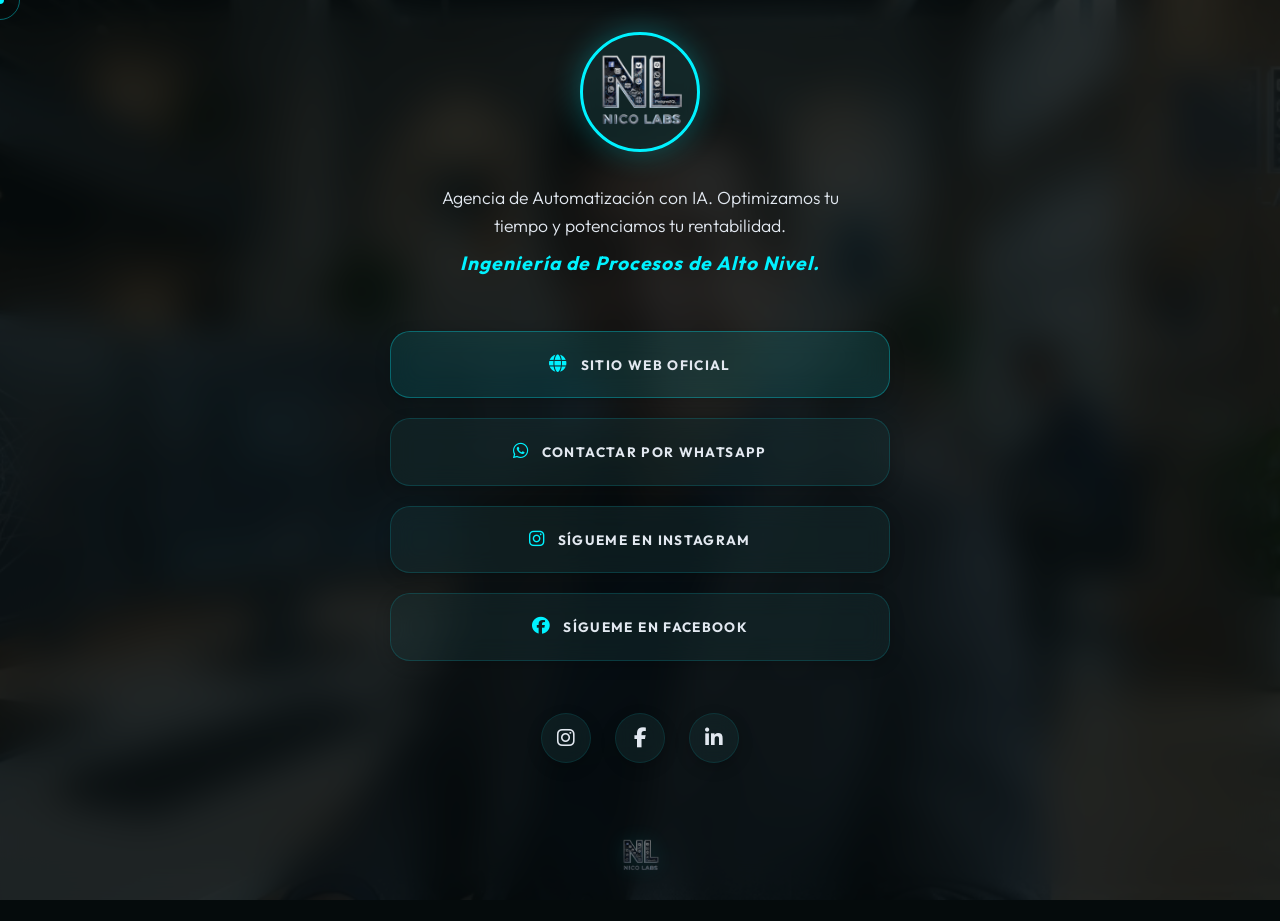
<file: links.html>
<!DOCTYPE html>
<html lang="es">

<head>
    <meta charset="utf-8" />
    <meta content="width=device-width, initial-scale=1.0" name="viewport" />
    
    <!-- SEO Meta Tags -->
    <meta name="description" content="Nico Labs - Automatización con IA para pymes. Accede a todos nuestros canales: web, WhatsApp, Instagram, LinkedIn y más." />
    <meta name="author" content="Nico Labs" />
    <link rel="canonical" href="https://nicolabs.nico-family.com/links.html" />
    <!-- Open Graph -->
    <meta property="og:type" content="website">
    <meta property="og:site_name" content="Nico Labs">
    <meta property="og:title" content="Nico Labs | Links">
    <meta property="og:description" content="Nico Labs - Automatización con IA para pymes. Accede a todos nuestros canales de contacto y redes sociales.">
    <meta property="og:url" content="https://nicolabs.nico-family.com/links.html">
    <meta property="og:image" content="https://nicolabs.nico-family.com/og-image.jpg">
    <meta property="og:image:width" content="1200">
    <meta property="og:image:height" content="630">
    <meta property="og:locale" content="es_ES">
    <!-- Twitter / X -->
    <meta name="twitter:card" content="summary_large_image">
    <meta name="twitter:title" content="Nico Labs | Links">
    <meta name="twitter:description" content="Nico Labs - Automatización con IA para pymes. Accede a todos nuestros canales de contacto.">
    <meta name="twitter:image" content="https://nicolabs.nico-family.com/og-image.jpg">
    <meta name="robots" content="noindex, follow">
    
    <!-- Favicon icons -->
    <link rel="icon" type="image/png" sizes="192x192" href="Nicolabs 192.png" />
    <link rel="apple-touch-icon" href="Nicolabs 192.png" />
    
    <title>Nico Labs - Enlaces</title>
    
    <link href="https://fonts.googleapis.com/css2?family=Outfit:wght@300;400;600;800&display=swap" rel="stylesheet">
    <link rel="stylesheet" href="https://cdnjs.cloudflare.com/ajax/libs/font-awesome/6.4.0/css/all.min.css">
    <link rel="stylesheet" href="style.css?v=2.9">
</head>

<body class="font-display links-page">
    <div class="cursor-dot"></div>
    <div class="cursor-outline"></div>

    <div class="links-container">
        <!-- Header -->
        <div class="profile-header">
            <img src="logo-main.png" alt="Nico Labs" class="profile-image">
            <div class="links-header">
                <h1 style="position: absolute; width: 1px; height: 1px; overflow: hidden; clip: rect(0,0,0,0);">Nico Labs - Enlaces de interés</h1>
                <p class="links-description">Agencia de Automatización con IA. Optimizamos tu tiempo y potenciamos tu rentabilidad. <br><span class="highlight">Ingeniería de Procesos de Alto Nivel.</span></p>
            </div>
        </div>

        <!-- Links -->
        <a href="https://nicolabs.nico-family.com/" class="link-card link-card-primary">
            <span><i class="fas fa-globe"></i>Sitio Web Oficial</span>
        </a>
        
        <a href="https://wa.me/59899075509" class="link-card">
            <span><i class="fab fa-whatsapp"></i>Contactar por WhatsApp</span>
        </a>
        
        <a href="https://www.instagram.com/nicolabsautomatizaciones/" class="link-card" target="_blank">
            <span><i class="fab fa-instagram"></i>Sígueme en Instagram</span>
        </a>
        
        <a href="https://www.facebook.com/profile.php?id=61578642059498&locale=es_LA" class="link-card" target="_blank">
            <span><i class="fab fa-facebook"></i>Sígueme en Facebook</span>
        </a>

        <!-- Social Icons -->
        <div class="social-icons">
            <a href="https://www.instagram.com/nicolabsautomatizaciones/" class="social-icon" target="_blank">
                <i class="fab fa-instagram"></i>
            </a>
            <a href="https://www.facebook.com/profile.php?id=61578642059498&locale=es_LA" class="social-icon" target="_blank">
                <i class="fab fa-facebook-f"></i>
            </a>
            <a href="https://www.linkedin.com/company/nico-labs-automatizaciones-con-inteligencia-artificial/" class="social-icon" target="_blank">
                <i class="fab fa-linkedin-in"></i>
            </a>
        </div>

        <!-- Logo Footer -->
        <div class="text-center logo-footer">
            <img src="logo-main.png" alt="Nico Labs" class="mx-auto object-contain">
        </div>
    </div>

    <!-- Chatbot Container -->
    <div id="chatbot-container">
        <!-- Chatbot injected by script.js -->
    </div>

    <!-- Notifications Overlay -->
    <div id="form-notification-overlay" class="form-notification-overlay">
        <canvas id="confetti-canvas"></canvas>
        <div class="form-notification-card glass-card" id="form-notification-card">
            <div class="notif-icon" id="notif-icon">🚀</div>
            <h2 class="notif-title gradient-text" id="notif-title" data-i18n="notif-title">¡Solicitud Enviada!</h2>
            <p class="notif-subtitle" id="notif-subtitle" data-i18n="notif-desc">
                Tu mensaje llegó con éxito.<br>El equipo de <strong>Nico Labs</strong> va a contactarte muy pronto.
            </p>
            <button id="notif-close-btn" class="btn-primary" data-i18n="notif-btn">Perfecto, gracias</button>
        </div>
    </div>

    <script src="translations.js"></script>
    <script src="script.js?v=2.10"></script>
    <script>
        // Custom logic for links page animations
        document.addEventListener('DOMContentLoaded', () => {
            const cards = document.querySelectorAll('.link-card');
            cards.forEach((card, index) => {
                card.style.opacity = '0';
                card.style.transform = 'translateY(20px)';
                setTimeout(() => {
                    card.style.transition = 'all 0.6s cubic-bezier(0.23, 1, 0.32, 1)';
                    card.style.opacity = '1';
                    card.style.transform = 'translateY(0)';
                }, 400 + (index * 100));
            });
        });
    </script>
</body>

</html>
</file>
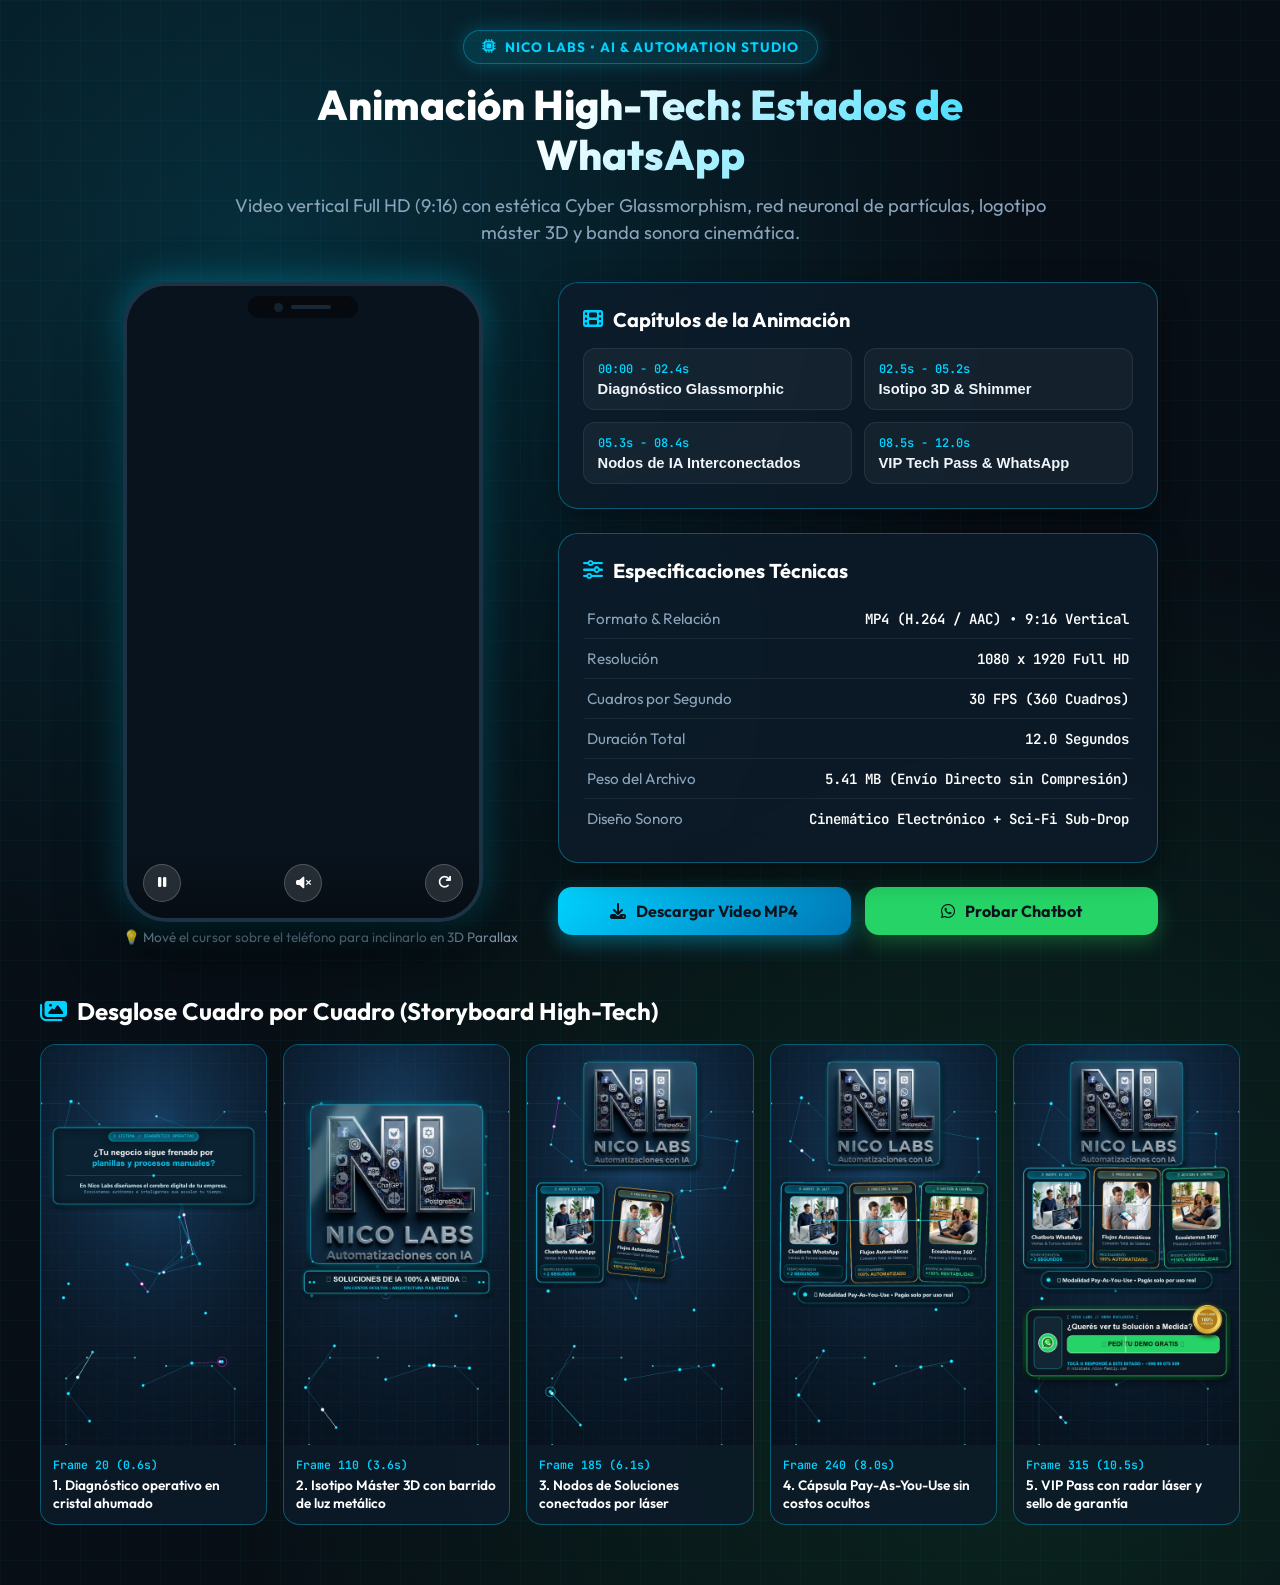
<file: video_papercraft/papercraft_nicolabs_preview.html>
<!DOCTYPE html>
<html lang="es">
<head>
    <meta charset="UTF-8">
    <meta name="viewport" content="width=device-width, initial-scale=1.0">
    <title>Nico Labs | Animación High-Tech IA WhatsApp Status</title>
    <link rel="preconnect" href="https://fonts.googleapis.com">
    <link rel="preconnect" href="https://fonts.gstatic.com" crossorigin>
    <link href="https://fonts.googleapis.com/css2?family=Outfit:wght@300;400;600;700;800&family=JetBrains+Mono:wght@400;600&display=swap" rel="stylesheet">
    <link rel="stylesheet" href="https://cdnjs.cloudflare.com/ajax/libs/font-awesome/6.4.0/css/all.min.css">
    <style>
        :root {
            --bg-color: #070e15;
            --card-bg: rgba(13, 27, 42, 0.82);
            --border-color: rgba(0, 210, 255, 0.35);
            --primary: #00d2ff;
            --primary-glow: rgba(0, 210, 255, 0.45);
            --accent-green: #25d366;
            --accent-gold: #f5af2d;
            --text-main: #f0f6fc;
            --text-muted: #8aa4bc;
        }

        * {
            box-sizing: border-box;
            margin: 0;
            padding: 0;
        }

        body {
            background-color: var(--bg-color);
            background-image: 
                radial-gradient(circle at 20% 15%, rgba(0, 210, 255, 0.16) 0%, transparent 45%),
                radial-gradient(circle at 80% 85%, rgba(37, 211, 102, 0.12) 0%, transparent 50%),
                linear-gradient(rgba(0, 210, 255, 0.03) 1px, transparent 1px),
                linear-gradient(90deg, rgba(0, 210, 255, 0.03) 1px, transparent 1px);
            background-size: 100% 100%, 100% 100%, 40px 40px, 40px 40px;
            color: var(--text-main);
            font-family: 'Outfit', sans-serif;
            min-height: 100vh;
            display: flex;
            flex-direction: column;
            align-items: center;
            padding: 30px 20px 60px;
        }

        header {
            text-align: center;
            max-width: 860px;
            margin-bottom: 35px;
        }

        .brand-badge {
            display: inline-flex;
            align-items: center;
            gap: 8px;
            padding: 7px 18px;
            background: rgba(0, 210, 255, 0.12);
            border: 1px solid var(--border-color);
            border-radius: 30px;
            font-size: 0.85rem;
            font-weight: 700;
            color: var(--primary);
            margin-bottom: 16px;
            letter-spacing: 1px;
            text-transform: uppercase;
            box-shadow: 0 0 20px rgba(0, 210, 255, 0.25);
        }

        h1 {
            font-size: 2.6rem;
            font-weight: 800;
            line-height: 1.2;
            margin-bottom: 12px;
            background: linear-gradient(135deg, #ffffff 40%, #00d2ff 100%);
            -webkit-background-clip: text;
            -webkit-text-fill-color: transparent;
        }

        p.subtitle {
            color: var(--text-muted);
            font-size: 1.15rem;
            line-height: 1.5;
        }

        /* MAIN LAYOUT */
        .showcase-container {
            display: flex;
            flex-wrap: wrap;
            gap: 40px;
            justify-content: center;
            align-items: flex-start;
            max-width: 1200px;
            width: 100%;
        }

        /* 3D PHONE MOCKUP */
        .phone-wrapper {
            perspective: 1200px;
        }

        .phone-frame {
            width: 360px;
            height: 640px;
            background: #090e14;
            border-radius: 44px;
            border: 4px solid #1c3245;
            box-shadow: 
                0 25px 60px rgba(0, 0, 0, 0.75),
                0 0 35px var(--primary-glow);
            overflow: hidden;
            position: relative;
            transform-style: preserve-3d;
            transition: transform 0.15s ease-out, box-shadow 0.3s ease;
        }

        .phone-frame:hover {
            box-shadow: 
                0 35px 80px rgba(0, 0, 0, 0.85),
                0 0 55px rgba(0, 210, 255, 0.65);
        }

        .phone-notch {
            position: absolute;
            top: 10px;
            left: 50%;
            transform: translateX(-50%);
            width: 110px;
            height: 22px;
            background: #060a0f;
            border-radius: 14px;
            z-index: 10;
            display: flex;
            align-items: center;
            justify-content: center;
            gap: 8px;
        }

        .notch-camera {
            width: 9px;
            height: 9px;
            background: #14222e;
            border-radius: 50%;
        }

        .notch-speaker {
            width: 40px;
            height: 4px;
            background: #182836;
            border-radius: 3px;
        }

        video {
            width: 100%;
            height: 100%;
            object-fit: cover;
            display: block;
            cursor: pointer;
            background: #09131d;
        }

        /* CONTROLS OVERLAY */
        .video-overlay-bar {
            position: absolute;
            bottom: 0;
            left: 0;
            right: 0;
            padding: 16px;
            background: linear-gradient(to top, rgba(6, 12, 18, 0.95), transparent);
            display: flex;
            justify-content: space-between;
            align-items: center;
            z-index: 8;
        }

        .overlay-btn {
            background: rgba(255, 255, 255, 0.12);
            backdrop-filter: blur(8px);
            border: 1px solid rgba(255, 255, 255, 0.2);
            color: #fff;
            width: 38px;
            height: 38px;
            border-radius: 50%;
            display: flex;
            align-items: center;
            justify-content: center;
            cursor: pointer;
            transition: all 0.2s;
        }

        .overlay-btn:hover {
            background: var(--primary);
            color: #0b141d;
            transform: scale(1.08);
        }

        /* DETAILS SIDEBAR */
        .details-panel {
            flex: 1;
            min-width: 320px;
            max-width: 600px;
            display: flex;
            flex-direction: column;
            gap: 24px;
        }

        .glass-card {
            background: var(--card-bg);
            backdrop-filter: blur(16px);
            border: 1px solid var(--border-color);
            border-radius: 20px;
            padding: 24px;
            box-shadow: 0 10px 30px rgba(0, 0, 0, 0.4);
        }

        .card-title {
            font-size: 1.25rem;
            font-weight: 700;
            margin-bottom: 16px;
            display: flex;
            align-items: center;
            gap: 10px;
            color: #fff;
        }

        .card-title i {
            color: var(--primary);
        }

        /* CHAPTER NAVIGATION */
        .chapters-grid {
            display: grid;
            grid-template-columns: 1fr 1fr;
            gap: 12px;
        }

        .chapter-btn {
            background: rgba(255, 255, 255, 0.04);
            border: 1px solid rgba(255, 255, 255, 0.08);
            border-radius: 12px;
            padding: 12px 14px;
            text-align: left;
            cursor: pointer;
            transition: all 0.2s;
            color: var(--text-main);
        }

        .chapter-btn:hover {
            background: rgba(0, 210, 255, 0.14);
            border-color: var(--primary);
            transform: translateY(-2px);
        }

        .chapter-time {
            font-family: 'JetBrains Mono', monospace;
            font-size: 0.75rem;
            color: var(--primary);
            font-weight: 600;
            margin-bottom: 4px;
        }

        .chapter-name {
            font-size: 0.92rem;
            font-weight: 600;
        }

        /* SPECS TABLE */
        .specs-table {
            width: 100%;
            border-collapse: collapse;
            font-size: 0.95rem;
        }

        .specs-table tr {
            border-bottom: 1px solid rgba(255, 255, 255, 0.06);
        }

        .specs-table tr:last-child {
            border-bottom: none;
        }

        .specs-table td {
            padding: 10px 4px;
        }

        .specs-table td:first-child {
            color: var(--text-muted);
            font-weight: 400;
        }

        .specs-table td:last-child {
            color: #fff;
            font-weight: 600;
            text-align: right;
            font-family: 'JetBrains Mono', monospace;
            font-size: 0.88rem;
        }

        /* ACTION BUTTONS */
        .action-row {
            display: flex;
            gap: 14px;
            flex-wrap: wrap;
        }

        .btn {
            display: inline-flex;
            align-items: center;
            justify-content: center;
            gap: 10px;
            padding: 14px 24px;
            border-radius: 14px;
            font-weight: 700;
            font-size: 1rem;
            text-decoration: none;
            cursor: pointer;
            transition: all 0.25s;
            border: none;
        }

        .btn-primary {
            background: linear-gradient(135deg, #00d2ff, #0077b6);
            color: #0b141d;
            flex: 1;
            box-shadow: 0 8px 20px rgba(0, 210, 255, 0.35);
        }

        .btn-primary:hover {
            transform: translateY(-2px);
            box-shadow: 0 12px 28px rgba(0, 210, 255, 0.55);
        }

        .btn-whatsapp {
            background: #25d366;
            color: #0b141d;
            flex: 1;
            box-shadow: 0 8px 20px rgba(37, 211, 102, 0.3);
        }

        .btn-whatsapp:hover {
            background: #20ba5a;
            transform: translateY(-2px);
            box-shadow: 0 12px 28px rgba(37, 211, 102, 0.5);
        }

        .hint-text {
            font-size: 0.85rem;
            color: var(--text-muted);
            text-align: center;
            margin-top: 6px;
        }

        /* STORYBOARD STRIP */
        .storyboard-section {
            max-width: 1200px;
            width: 100%;
            margin-top: 50px;
        }

        .storyboard-grid {
            display: grid;
            grid-template-columns: repeat(auto-fit, minmax(200px, 1fr));
            gap: 16px;
            margin-top: 18px;
        }

        .story-card {
            background: var(--card-bg);
            border: 1px solid var(--border-color);
            border-radius: 16px;
            overflow: hidden;
            transition: transform 0.2s;
        }

        .story-card:hover {
            transform: translateY(-4px);
        }

        .story-card img {
            width: 100%;
            aspect-ratio: 9/16;
            object-fit: cover;
            display: block;
        }

        .story-card-body {
            padding: 12px;
        }

        .story-time {
            font-family: 'JetBrains Mono', monospace;
            font-size: 0.72rem;
            color: var(--primary);
            font-weight: 600;
        }

        .story-desc {
            font-size: 0.85rem;
            color: #fff;
            margin-top: 4px;
            font-weight: 600;
        }

        @media (max-width: 768px) {
            h1 { font-size: 1.85rem; }
            .phone-frame { width: 300px; height: 533px; border-radius: 36px; }
            .chapters-grid { grid-template-columns: 1fr; }
        }
    </style>
</head>
<body>

    <header>
        <div class="brand-badge">
            <i class="fas fa-microchip"></i> Nico Labs • AI & Automation Studio
        </div>
        <h1>Animación High-Tech: Estados de WhatsApp</h1>
        <p class="subtitle">Video vertical Full HD (9:16) con estética Cyber Glassmorphism, red neuronal de partículas, logotipo máster 3D y banda sonora cinemática.</p>
    </header>

    <div class="showcase-container">
        <!-- 3D INTERACTIVE PHONE VIEWER -->
        <div class="phone-wrapper" id="phoneWrapper">
            <div class="phone-frame" id="phoneFrame">
                <div class="phone-notch">
                    <div class="notch-camera"></div>
                    <div class="notch-speaker"></div>
                </div>

                <video id="paperVideo" playsinline loop autoplay muted>
                    <source src="nicolabs_papercraft_animacion.mp4" type="video/mp4">
                    Tu navegador no soporta video MP4.
                </video>

                <div class="video-overlay-bar">
                    <button class="overlay-btn" id="playBtn" title="Play / Pausa">
                        <i class="fas fa-pause"></i>
                    </button>
                    <button class="overlay-btn" id="muteBtn" title="Activar / Silenciar Sonido">
                        <i class="fas fa-volume-mute"></i>
                    </button>
                    <button class="overlay-btn" id="restartBtn" title="Reiniciar">
                        <i class="fas fa-redo"></i>
                    </button>
                </div>
            </div>
            <p class="hint-text">💡 Mové el cursor sobre el teléfono para inclinarlo en 3D Parallax</p>
        </div>

        <!-- DETAILS PANEL -->
        <div class="details-panel">
            <div class="glass-card">
                <h2 class="card-title"><i class="fas fa-film"></i> Capítulos de la Animación</h2>
                <div class="chapters-grid">
                    <button class="chapter-btn" onclick="jumpToTime(0.0)">
                        <div class="chapter-time">00:00 - 02.4s</div>
                        <div class="chapter-name">Diagnóstico Glassmorphic</div>
                    </button>
                    <button class="chapter-btn" onclick="jumpToTime(2.5)">
                        <div class="chapter-time">02.5s - 05.2s</div>
                        <div class="chapter-name">Isotipo 3D & Shimmer</div>
                    </button>
                    <button class="chapter-btn" onclick="jumpToTime(5.3)">
                        <div class="chapter-time">05.3s - 08.4s</div>
                        <div class="chapter-name">Nodos de IA Interconectados</div>
                    </button>
                    <button class="chapter-btn" onclick="jumpToTime(8.5)">
                        <div class="chapter-time">08.5s - 12.0s</div>
                        <div class="chapter-name">VIP Tech Pass & WhatsApp</div>
                    </button>
                </div>
            </div>

            <div class="glass-card">
                <h2 class="card-title"><i class="fas fa-sliders-h"></i> Especificaciones Técnicas</h2>
                <table class="specs-table">
                    <tr>
                        <td>Formato & Relación</td>
                        <td>MP4 (H.264 / AAC) • 9:16 Vertical</td>
                    </tr>
                    <tr>
                        <td>Resolución</td>
                        <td>1080 x 1920 Full HD</td>
                    </tr>
                    <tr>
                        <td>Cuadros por Segundo</td>
                        <td>30 FPS (360 Cuadros)</td>
                    </tr>
                    <tr>
                        <td>Duración Total</td>
                        <td>12.0 Segundos</td>
                    </tr>
                    <tr>
                        <td>Peso del Archivo</td>
                        <td>5.41 MB (Envío Directo sin Compresión)</td>
                    </tr>
                    <tr>
                        <td>Diseño Sonoro</td>
                        <td>Cinemático Electrónico + Sci-Fi Sub-Drop</td>
                    </tr>
                </table>
            </div>

            <div class="action-row">
                <a href="nicolabs_papercraft_animacion.mp4" download="nicolabs_ia_whatsapp.mp4" class="btn btn-primary">
                    <i class="fas fa-download"></i> Descargar Video MP4
                </a>
                <a href="https://wa.me/59899075509?text=Hola%20Nico%20Labs!%20Vi%20el%20estado%20y%20quiero%20una%20demo%20a%20medida" target="_blank" class="btn btn-whatsapp">
                    <i class="fab fa-whatsapp"></i> Probar Chatbot
                </a>
            </div>
        </div>
    </div>

    <!-- STORYBOARD INSPECTION -->
    <div class="storyboard-section">
        <h2 class="card-title" style="font-size: 1.5rem;"><i class="fas fa-images"></i> Desglose Cuadro por Cuadro (Storyboard High-Tech)</h2>
        <div class="storyboard-grid">
            <div class="story-card">
                <img src="thumbnails/tech_thumb_01_hook_glass.jpg" alt="01 Hook Glassmorphic">
                <div class="story-card-body">
                    <div class="story-time">Frame 20 (0.6s)</div>
                    <div class="story-desc">1. Diagnóstico operativo en cristal ahumado</div>
                </div>
            </div>
            <div class="story-card">
                <img src="thumbnails/tech_thumb_02_master_3d_shimmer.jpg" alt="02 Master 3D Shimmer">
                <div class="story-card-body">
                    <div class="story-time">Frame 110 (3.6s)</div>
                    <div class="story-desc">2. Isotipo Máster 3D con barrido de luz metálico</div>
                </div>
            </div>
            <div class="story-card">
                <img src="thumbnails/tech_thumb_03_solution_nodes.jpg" alt="03 Solution Nodes">
                <div class="story-card-body">
                    <div class="story-time">Frame 185 (6.1s)</div>
                    <div class="story-desc">3. Nodos de Soluciones conectados por láser</div>
                </div>
            </div>
            <div class="story-card">
                <img src="thumbnails/tech_thumb_04_pricing_pill.jpg" alt="04 Pricing Pill">
                <div class="story-card-body">
                    <div class="story-time">Frame 240 (8.0s)</div>
                    <div class="story-desc">4. Cápsula Pay-As-You-Use sin costos ocultos</div>
                </div>
            </div>
            <div class="story-card">
                <img src="thumbnails/tech_thumb_05_vip_whatsapp_pass.jpg" alt="05 VIP WhatsApp Pass">
                <div class="story-card-body">
                    <div class="story-time">Frame 315 (10.5s)</div>
                    <div class="story-desc">5. VIP Pass con radar láser y sello de garantía</div>
                </div>
            </div>
        </div>
    </div>

    <script>
        const video = document.getElementById('paperVideo');
        const playBtn = document.getElementById('playBtn');
        const muteBtn = document.getElementById('muteBtn');
        const restartBtn = document.getElementById('restartBtn');
        const phoneWrapper = document.getElementById('phoneWrapper');
        const phoneFrame = document.getElementById('phoneFrame');

        playBtn.addEventListener('click', () => {
            if (video.paused) {
                video.play();
                playBtn.innerHTML = '<i class="fas fa-pause"></i>';
            } else {
                video.pause();
                playBtn.innerHTML = '<i class="fas fa-play"></i>';
            }
        });

        muteBtn.addEventListener('click', () => {
            if (video.muted) {
                video.muted = false;
                muteBtn.innerHTML = '<i class="fas fa-volume-up"></i>';
            } else {
                video.muted = true;
                muteBtn.innerHTML = '<i class="fas fa-volume-mute"></i>';
            }
        });

        restartBtn.addEventListener('click', () => {
            video.currentTime = 0;
            video.play();
            playBtn.innerHTML = '<i class="fas fa-pause"></i>';
        });

        function jumpToTime(sec) {
            video.currentTime = sec;
            video.play();
            playBtn.innerHTML = '<i class="fas fa-pause"></i>';
        }

        // 3D Tilt Parallax effect
        phoneWrapper.addEventListener('mousemove', (e) => {
            const rect = phoneFrame.getBoundingClientRect();
            const x = e.clientX - rect.left;
            const y = e.clientY - rect.top;
            const cx = rect.width / 2;
            const cy = rect.height / 2;
            
            const rotX = ((y - cy) / cy) * -14;
            const rotY = ((x - cx) / cx) * 14;
            
            phoneFrame.style.transform = `rotateX(${rotX}deg) rotateY(${rotY}deg) scale(1.02)`;
        });

        phoneWrapper.addEventListener('mouseleave', () => {
            phoneFrame.style.transform = 'rotateX(0deg) rotateY(0deg) scale(1.0)';
        });
    </script>
</body>
</html>
</file>
<file: style.css>
:root {
    --bg-color: #050b0c;
    --card-bg: rgba(23, 52, 54, 0.4);
    --primary-color: #00f2ff;
    --secondary-color: #00f2ff;
    --text-color: #e2e8f0;
    --text-muted: #94a3b8;
    --font-main: 'Outfit', sans-serif;
    --glass-border: 1px solid rgba(0, 242, 255, 0.1);
    --midnight: #050b0c;
}

* {
    margin: 0;
    padding: 0;
    box-sizing: border-box;
    scroll-behavior: smooth;
}

html {
    overflow-x: hidden;
    max-width: 100vw;
}

body {
    background-color: var(--bg-color);
    font-family: var(--font-main);
    color: var(--text-color);
    line-height: 1.6;
    overflow-x: hidden;
    padding-top: 85px;
}

/* ============================================
   AURA GLOW AMBIENT EFFECT
   ============================================ */
.aura-glow {
    background: radial-gradient(circle at center, rgba(0, 242, 255, 0.15) 0%, rgba(0, 242, 255, 0.05) 30%, transparent 70%);
    filter: blur(80px);
    pointer-events: none;
}

/* ============================================
   CUSTOM CURSOR
   ============================================ */
.cursor-dot,
.cursor-outline {
    position: fixed;
    top: 0;
    left: 0;
    transform: translate(-50%, -50%);
    border-radius: 50%;
    z-index: 9999;
    pointer-events: none;
}

.cursor-dot {
    width: 8px;
    height: 8px;
    background-color: var(--primary-color);
}

.cursor-outline {
    width: 40px;
    height: 40px;
    border: 1px solid rgba(0, 242, 255, 0.4);
    transition: width 0.2s, height 0.2s, background-color 0.2s;
}

/* ============================================
   NAVBAR — FLOATING PILL SHAPE
   ============================================ */
.navbar {
    display: flex;
    justify-content: space-between;
    align-items: center;
    padding: 0 30px !important;
    height: 60px;
    position: fixed;
    width: 90%;
    max-width: 1100px;
    top: 16px;
    left: 50%;
    transform: translateX(-50%);
    z-index: 1000;
    -webkit-backdrop-filter: blur(12px);
    backdrop-filter: blur(12px);
    background: rgba(23, 52, 54, 0.4);
    border: 1px solid rgba(0, 242, 255, 0.1);
    border-radius: 9999px;
    transition: all 0.5s cubic-bezier(0.23, 1, 0.32, 1);
}

.navbar:hover {
    border-color: rgba(0, 242, 255, 0.3);
    background: rgba(23, 52, 54, 0.6);
}

.logo-container {
    flex: 0 0 auto;
    display: flex;
    justify-content: flex-start;
    align-items: center;
}

.main-logo {
    height: 45px;
    width: auto;
    object-fit: contain;
    filter: drop-shadow(0 0 8px rgba(0, 242, 255, 0.15));
    transition: transform 0.3s ease;
}

.navbar-brand {
    margin-left: 12px;
    pointer-events: none;
}

.brand-text {
    font-size: 1.4rem;
    font-weight: 800;
    letter-spacing: 0.08em;
    text-transform: uppercase;
}

.main-logo:hover {
    transform: scale(1.05);
}

@media (max-width: 900px) {
    .main-logo {
        height: 40px;
    }

    .brand-text {
        font-size: 1.1rem;
    }
}

@media (max-width: 600px) {
    .navbar-brand {
        display: none;
    }
}

.nav-links {
    display: flex;
    gap: 15px;
    list-style: none;
    align-items: center;
}

.nav-links a {
    text-decoration: none;
    color: var(--text-muted);
    font-weight: 500;
    font-size: 0.8rem;
    letter-spacing: 0.15em;
    text-transform: uppercase;
    transition: color 0.3s;
}

.nav-links a:hover {
    color: var(--primary-color);
}

/* ============================================
   FLOATING LANGUAGE SELECTOR (Outside Navbar)
   ============================================ */
.lang-selector {
    display: flex;
    gap: 5px;
    background: rgba(23, 52, 54, 0.4);
    -webkit-backdrop-filter: blur(12px);
    backdrop-filter: blur(12px);
    border: 1px solid rgba(0, 242, 255, 0.1);
    border-radius: 9999px;
    padding: 3px;
    margin-left: 15px;
}

.lang-btn {
    width: 28px;
    height: 28px;
    border-radius: 50%;
    border: 1px solid transparent;
    background: transparent;
    color: var(--text-muted);
    font-size: 0.6rem;
    font-weight: 700;
    cursor: pointer;
    display: flex;
    align-items: center;
    justify-content: center;
    transition: all 0.3s ease;
}

.lang-btn:hover {
    color: var(--primary-color);
    background: rgba(0, 242, 255, 0.05);
}

.lang-btn.active {
    background: var(--primary-color);
    color: var(--midnight);
    border-color: var(--primary-color);
}

@media (max-width: 992px) {
    .lang-selector {
        margin-left: 0;
        margin-top: 15px;
        align-self: center;
    }
}


@media (max-width: 768px) {
    .lang-floating-selector {
        top: auto;
        bottom: 24px;
        left: 24px;
        right: auto;
    }
}


/* ============================================
   BUTTONS — LIQUID FILL EFFECT
   ============================================ */
.btn-primary {
    padding: 10px 20px;
    background: rgba(0, 242, 255, 0.1);
    border: 1px solid rgba(0, 242, 255, 0.3);
    border-radius: 9999px;
    color: #fff;
    text-decoration: none;
    font-weight: 700;
    font-size: 0.8rem;
    letter-spacing: 0.2em;
    text-transform: uppercase;
    transition: all 0.4s ease;
    cursor: pointer;
    position: relative;
    overflow: hidden;
    z-index: 1;
    display: inline-flex;
    align-items: center;
    justify-content: center;
}

.btn-primary::after {
    content: '';
    position: absolute;
    top: 50%;
    left: 50%;
    width: 150%;
    height: 300%;
    background: var(--primary-color);
    transition: all 0.6s ease;
    transform: translate(-50%, -50%) scale(0) rotate(45deg);
    z-index: -1;
    border-radius: 40%;
}

.btn-primary:hover::after {
    transform: translate(-50%, -50%) scale(1) rotate(0deg);
}

.btn-primary:hover {
    color: var(--midnight);
    box-shadow: 0 0 25px rgba(0, 242, 255, 0.4);
    transform: translateY(-2px);
}

.btn-secondary {
    padding: 10px 15px;
    background: transparent;
    border: none;
    border-radius: 9999px;
    color: var(--text-muted);
    text-decoration: none;
    font-weight: 700;
    font-size: 0.75rem;
    letter-spacing: 0.25em;
    text-transform: uppercase;
    transition: all 0.3s;
    cursor: pointer;
    display: inline-flex;
    align-items: center;
    justify-content: center;
}

.btn-secondary:hover {
    color: var(--primary-color);
}

/* ============================================
   HERO SECTION
   ============================================ */
.hero-section {
    min-height: calc(100vh - 120px);
    display: flex;
    align-items: center;
    justify-content: flex-start;
    padding: 0 5% 0 4%;
    position: relative;
    overflow: hidden;
    background-attachment: scroll;
    opacity: 1;
}

.hero-overlay {
    position: absolute;
    top: 0;
    left: 0;
    width: 100%;
    height: 100%;
    background: linear-gradient(to right, rgba(5, 11, 12, 0.85) 0%, rgba(5, 11, 12, 0.4) 100%);
    z-index: 1;
    opacity: 0;
    transition: opacity 3s cubic-bezier(0.22, 1, 0.36, 1);
}

.hero-title,
.hero-subtitle,
.hero-cta {
    opacity: 0;
    transform: translateY(30px);
    transition: all 1.2s cubic-bezier(0.22, 1, 0.36, 1);
}

.hero-section.hero-active .hero-overlay {
    opacity: 1;
}

.hero-section.hero-active .hero-title {
    opacity: 1;
    transform: translateY(0);
    transition-delay: 0.5s;
}

.hero-section.hero-active .hero-subtitle {
    opacity: 1;
    transform: translateY(0);
    transition-delay: 0.8s;
}

.hero-section.hero-active .hero-cta {
    opacity: 1;
    transform: translateY(0);
    transition-delay: 1.1s;
}

.hero-content {
    max-width: 650px;
    z-index: 2;
}

.hero-visual {
    position: absolute;
    top: 50%;
    right: 10%;
    transform: translateY(-50%);
    width: 600px;
    height: 600px;
    z-index: 1;
    pointer-events: none;
}

.abstract-shape {
    position: absolute;
    border-radius: 50%;
    filter: blur(80px);
    opacity: 0.4;
    animation: float 10s infinite ease-in-out;
}

.shape-1 {
    width: 400px;
    height: 400px;
    background: var(--primary-color);
    top: 0;
    left: 0;
    animation-delay: 0s;
}

.shape-2 {
    width: 300px;
    height: 300px;
    background: rgba(0, 242, 255, 0.3);
    bottom: 0;
    right: 0;
    animation-delay: -3s;
}

.shape-3 {
    width: 200px;
    height: 200px;
    background: rgba(255, 255, 255, 0.1);
    top: 50%;
    left: 50%;
    transform: translate(-50%, -50%);
    animation-delay: -6s;
    opacity: 0.15;
}

@keyframes float {

    0%,
    100% {
        transform: translate(0, 0) scale(1);
    }

    33% {
        transform: translate(30px, -50px) scale(1.1);
    }

    66% {
        transform: translate(-20px, 20px) scale(0.9);
    }
}

.hero-title {
    font-size: 4.5rem;
    line-height: 0.95;
    margin-bottom: 24px;
    font-weight: 700;
    letter-spacing: -0.03em;
    font-style: italic;
}

.gradient-text {
    background: linear-gradient(135deg, #fff 0%, #00f2ff 50%, #fff 100%);
    background-size: 200% auto;
    -webkit-background-clip: text;
    background-clip: text;
    -webkit-text-fill-color: transparent;
    animation: gradient-shimmer 3s linear infinite;
}

@keyframes gradient-shimmer {
    0% { background-position: 0% 50%; }
    50% { background-position: 100% 50%; }
    100% { background-position: 0% 50%; }
}

.hero-subtitle {
    font-size: 1.15rem;
    color: var(--text-muted);
    margin-bottom: 30px;
    font-weight: 300;
    letter-spacing: 0.02em;
    line-height: 1.7;
}

.hero-cta {
    display: flex;
    gap: 20px;
    align-items: center;
}

/* ============================================
   GLASS CARD — TEAL TINTED ETHEREAL
   ============================================ */
.glass-card {
    background: var(--card-bg);
    -webkit-backdrop-filter: blur(12px);
    backdrop-filter: blur(12px);
    border: var(--glass-border);
    border-radius: 1rem;
    padding: 30px;
    transition: all 0.5s cubic-bezier(0.23, 1, 0.32, 1);
}

.glass-card:hover {
    border-color: rgba(0, 242, 255, 0.4);
    background: rgba(23, 52, 54, 0.6);
}

/* ============================================
   SECTIONS — GENERAL
   ============================================ */
section {
    padding: 100px 5%;
    max-width: 1400px;
    margin: 0 auto;
}

.section-title {
    font-size: 3rem;
    text-align: center;
    margin-bottom: 80px;
    font-weight: 700;
    letter-spacing: -0.03em;
    font-style: italic;
}

.section-title-left {
    font-size: 3rem;
    text-align: left;
    margin-bottom: 20px;
    font-weight: 700;
    line-height: 1.1;
    letter-spacing: -0.03em;
    font-style: italic;
}

.section-description {
    font-size: 1.15rem;
    color: var(--text-muted);
    max-width: 800px;
    margin: 0 auto 60px auto;
    line-height: 1.7;
    font-weight: 400;
    text-align: center;
    letter-spacing: 0.02em;
}

/* ============================================
   CLIENTS MARQUEE SECTION
   ============================================ */
.clients-section {
    padding: 50px 0;
    max-width: 100%;
    overflow: hidden;
    position: relative;
    background: linear-gradient(180deg, rgba(5, 11, 12, 0.95) 0%, rgba(10, 24, 26, 0.4) 50%, rgba(5, 11, 12, 0.95) 100%);
    border-top: 1px solid rgba(0, 242, 255, 0.08);
    border-bottom: 1px solid rgba(0, 242, 255, 0.08);
}

.clients-tagline {
    font-size: 0.8rem;
    font-weight: 700;
    letter-spacing: 0.3em;
    color: var(--text-muted);
    text-transform: uppercase;
    margin-bottom: 30px;
    opacity: 0.8;
}

.marquee-container {
    width: 100%;
    overflow: visible;
    position: relative;
    display: flex;
    align-items: center;
    padding: 24px 0;
    mask-image: linear-gradient(to right, transparent, black 8%, black 92%, transparent);
    -webkit-mask-image: linear-gradient(to right, transparent, black 8%, black 92%, transparent);
}

.marquee-track {
    display: flex;
    align-items: center;
    gap: 160px;
    width: max-content;
    animation: marquee-scroll 35s linear infinite;
    will-change: transform;
    padding: 10px 0;
}

/* Pause handled by JS on hover */

@keyframes marquee-scroll {
    0% {
        transform: translate3d(0, 0, 0);
    }
    100% {
        transform: translate3d(calc(-100% / 3), 0, 0);
    }
}

/* ── Base state (all logos dim & greyscale) ── */
.client-logo-item {
    flex: 0 0 auto;
    display: flex;
    align-items: center;
    justify-content: center;
    height: 70px;
    padding: 10px 25px;
    background: rgba(23, 52, 54, 0.2);
    border: 1px solid rgba(0, 242, 255, 0.06);
    border-radius: 16px;
    -webkit-backdrop-filter: blur(8px);
    backdrop-filter: blur(8px);
    position: relative;
    z-index: 1;
    cursor: pointer;
    /* Ultra smooth transition for scale & spotlight glow */
    transition:
        transform 0.45s cubic-bezier(0.23, 1, 0.32, 1),
        box-shadow 0.45s ease,
        border-color 0.45s ease,
        background 0.45s ease;
}

.client-logo {
    max-height: 42px;
    max-width: 140px;
    width: auto;
    height: auto;
    object-fit: contain;
    border-radius: 4px;
    filter: grayscale(100%) opacity(0.35);
    transition: filter 0.45s ease, transform 0.45s cubic-bezier(0.23, 1, 0.32, 1);
}

/* ── SPOTLIGHT: CENTER (Stage Center) — Prominent Zoom + Cyan Neon Glow ── */
.client-logo-item.spotlight-active {
    transform: scale(1.38) translateY(-2px);
    z-index: 30;
    background: rgba(10, 38, 42, 0.85);
    border-color: rgba(0, 242, 255, 0.85);
    box-shadow:
        0 0 0 1px rgba(0, 242, 255, 0.3),
        0 8px 30px rgba(0, 242, 255, 0.5),
        0 0 60px rgba(0, 242, 255, 0.25);
}

.client-logo-item.spotlight-active .client-logo {
    filter: grayscale(0%) opacity(1) drop-shadow(0 0 10px rgba(0, 242, 255, 0.7));
    transform: scale(1.12);
}

/* ── SPOTLIGHT: SIDE STAGE LIGHTS (Fixed screen zones) — Full Color Reveal, NO Zoom ── */
.client-logo-item.spotlight-near {
    transform: scale(1.0);
    z-index: 5;
    background: rgba(23, 52, 54, 0.45);
    border-color: rgba(0, 242, 255, 0.35);
    box-shadow:
        0 0 15px rgba(0, 242, 255, 0.22),
        0 0 35px rgba(0, 242, 255, 0.08);
}

.client-logo-item.spotlight-near .client-logo {
    filter: grayscale(0%) opacity(0.9) drop-shadow(0 0 6px rgba(0, 242, 255, 0.4));
    transform: scale(1.0);
}

/* ── HOVER — Prominent Zoom + Full Color Glow ── */
.client-logo-item.spotlight-hovered {
    transform: scale(1.38) translateY(-2px);
    z-index: 40;
    background: rgba(10, 38, 42, 0.85);
    border-color: rgba(0, 242, 255, 0.85);
    box-shadow:
        0 0 0 1px rgba(0, 242, 255, 0.3),
        0 8px 30px rgba(0, 242, 255, 0.5),
        0 0 60px rgba(0, 242, 255, 0.25);
}

.client-logo-item.spotlight-hovered .client-logo {
    filter: grayscale(0%) opacity(1) drop-shadow(0 0 10px rgba(0, 242, 255, 0.7));
    transform: scale(1.12);
}

/* ============================================
   SOLUTIONS SECTION
   ============================================ */
.solutions-intro {
    text-align: center;
    max-width: 900px;
    margin: 0 auto 80px auto;
}

.solutions-title {
    font-size: 2.5rem;
    line-height: 1.1;
    background: linear-gradient(135deg, #fff 0%, #00f2ff 50%, #fff 100%);
    background-size: 200% auto;
    -webkit-background-clip: text;
    background-clip: text;
    -webkit-text-fill-color: transparent;
    margin-bottom: 30px;
    font-weight: 700;
    letter-spacing: -0.02em;
    font-style: italic;
}

.solutions-hook {
    font-size: 1.15rem;
    color: var(--text-muted);
    line-height: 1.7;
    font-weight: 400;
    border-left: 2px solid rgba(0, 242, 255, 0.3);
    padding-left: 20px;
    padding: 20px;
    border-radius: 0 1rem 1rem 0;
    background: rgba(0, 242, 255, 0.03);
}

.solutions-grid {
    display: grid;
    grid-template-columns: repeat(auto-fit, minmax(400px, 1fr));
    gap: 24px;
    margin-bottom: 60px;
}

/* Solution cards — clean teal glass */
.solution-item {
    padding: 32px;
    background: var(--card-bg);
    -webkit-backdrop-filter: blur(12px);
    backdrop-filter: blur(12px);
    border-radius: 1rem;
    border: 1px solid rgba(0, 242, 255, 0.1);
    position: relative;
    overflow: hidden;
    transition: all 0.5s cubic-bezier(0.23, 1, 0.32, 1);
}

.solution-item:hover {
    transform: translateY(-8px);
    border-color: rgba(0, 242, 255, 0.4);
    background: rgba(23, 52, 54, 0.6);
}

.solution-item h4 {
    margin-bottom: 20px;
    font-size: 1.3rem;
    letter-spacing: -0.01em;
    font-weight: 700;
    color: #fff;
}

.solution-item p {
    font-size: 0.95rem;
    color: var(--text-muted);
    margin-bottom: 16px;
    line-height: 1.7;
}

.solution-item ul {
    list-style: none;
    margin-top: 12px;
    padding-left: 0;
}

.solution-item ul li {
    font-size: 0.9rem;
    margin-bottom: 10px;
    padding-left: 20px;
    position: relative;
    color: var(--text-muted);
    line-height: 1.6;
}

.solution-item ul li::before {
    content: '→';
    color: var(--primary-color);
    position: absolute;
    left: 0;
    font-weight: bold;
}

.solution-item strong {
    color: #fff;
}

/* Solutions Footer */
.solutions-footer {
    text-align: center;
    max-width: 900px;
    margin: 0 auto;
    padding: 50px;
    position: relative;
    background: var(--card-bg);
    -webkit-backdrop-filter: blur(12px);
    backdrop-filter: blur(12px);
    border-radius: 2rem;
    border: 1px solid rgba(0, 242, 255, 0.15);
    overflow: hidden;
    transition: all 0.5s cubic-bezier(0.23, 1, 0.32, 1);
}

.solutions-footer:hover {
    border-color: rgba(0, 242, 255, 0.4);
    background: rgba(23, 52, 54, 0.6);
    transform: translateY(-5px);
}

.solutions-footer h4 {
    font-size: 2.5rem;
    margin-bottom: 24px;
    line-height: 1.1;
    font-weight: 700;
    letter-spacing: -0.02em;
    font-style: italic;
    color: #fff;
}

.solutions-footer p {
    font-size: 1.1rem;
    color: var(--text-muted);
    line-height: 1.7;
    max-width: 700px;
    margin: 0 auto 16px auto;
}

.solutions-footer strong {
    color: var(--primary-color);
    font-weight: 600;
}

/* ============================================
   ABOUT SECTION
   ============================================ */
.about-grid {
    display: grid;
    grid-template-columns: 1fr 1fr;
    gap: 60px;
    align-items: start;
}

.profile-img {
    width: 100%;
    border-radius: 1rem;
    border: 1px solid rgba(0, 242, 255, 0.1);
    box-shadow: 0 20px 50px rgba(0, 0, 0, 0.4);
    filter: grayscale(20%) contrast(1.1);
    transition: all 0.5s ease;
}

.profile-img:hover {
    filter: grayscale(0%) contrast(1);
    border-color: rgba(0, 242, 255, 0.3);
}

.about-subtitle {
    font-size: 1.3rem;
    color: var(--primary-color);
    margin-bottom: 20px;
    font-weight: 600;
    letter-spacing: 0.02em;
}

.about-text-content p {
    font-size: 1rem;
    color: var(--text-muted);
    margin-bottom: 20px;
    line-height: 1.7;
}

.features-list {
    margin-top: 50px;
    display: grid;
    grid-template-columns: repeat(auto-fit, minmax(250px, 1fr));
    gap: 24px;
    border-top: 1px solid rgba(0, 242, 255, 0.08);
    padding-top: 40px;
}

.feature-item {
    display: flex;
    gap: 16px;
    align-items: flex-start;
}

.feature-item i {
    font-size: 1.5rem;
    color: var(--primary-color);
    background: rgba(0, 242, 255, 0.08);
    padding: 14px;
    border-radius: 50%;
    border: 1px solid rgba(0, 242, 255, 0.15);
}

.feature-item h4 {
    font-size: 1.1rem;
    margin-bottom: 5px;
    color: #fff;
    font-weight: 700;
}

.feature-item p {
    font-size: 0.9rem;
    margin-bottom: 0;
    color: var(--text-muted);
}

/* ============================================
   TECHNICAL SECTION
   ============================================ */
.technical-grid {
    display: grid;
    grid-template-columns: repeat(auto-fit, minmax(300px, 1fr));
    gap: 24px;
}

.tech-card {
    padding: 32px;
    border-top: 2px solid rgba(0, 242, 255, 0.2);
    transition: all 0.5s cubic-bezier(0.23, 1, 0.32, 1);
}

.tech-card:hover {
    transform: translateY(-8px);
    border-color: rgba(0, 242, 255, 0.5);
    border-top-width: 2px;
}

.tech-icon {
    font-size: 2.5rem;
    margin-bottom: 24px;
    color: var(--primary-color);
    -webkit-text-fill-color: unset;
}

.tech-icon i {
    color: var(--primary-color);
}

/* Reveal Animations */
.reveal-left,
.reveal-bottom,
.reveal-right {
    opacity: 0;
    filter: blur(10px);
    transition:
        opacity 1.8s cubic-bezier(0.22, 1, 0.36, 1),
        transform 1.8s cubic-bezier(0.22, 1, 0.36, 1),
        filter 1.8s cubic-bezier(0.22, 1, 0.36, 1);
}

.reveal-left {
    transform: translateX(-120px) scale(0.9);
}

.reveal-bottom {
    transform: translateY(120px) scale(0.9);
}

.reveal-right {
    transform: translateX(120px) scale(0.9);
}

.reveal-visible {
    opacity: 1;
    transform: translate(0, 0) scale(1);
    filter: blur(0);
}

/* ============================================
   SERVICES / PROJECTS SECTION
   ============================================ */
.services-showcase {
    display: grid;
    grid-template-columns: repeat(2, 1fr);
    gap: 24px;
}

.project-card {
    display: flex;
    flex-direction: column;
    height: 100%;
    padding: 0;
    overflow: hidden;
    border: 1px solid rgba(0, 242, 255, 0.08);
    cursor: pointer;
    border-radius: 1rem;
    background: var(--card-bg);
    -webkit-backdrop-filter: blur(12px);
    backdrop-filter: blur(12px);
    transition: all 0.5s cubic-bezier(0.23, 1, 0.32, 1);
}

.project-card:hover {
    border-color: rgba(0, 242, 255, 0.4);
    background: rgba(23, 52, 54, 0.6);
    transform: translateY(-8px);
}

.full-width-card {
    grid-column: span 2;
    flex-direction: row;
    align-items: stretch;
}

.full-width-card .project-image-wrapper {
    width: 50%;
    border-bottom: none;
    border-right: 1px solid rgba(0, 242, 255, 0.05);
    display: flex;
    flex-direction: column;
}

.full-width-card .project-img-full {
    height: 100%;
    object-fit: cover;
}

.full-width-card .project-img-placeholder {
    height: 100%;
    width: 100%;
}

/* Project Visual — Image Based */
.project-image-wrapper {
    width: 100%;
    overflow: hidden;
    border-bottom: 1px solid rgba(0, 242, 255, 0.05);
    background: rgba(0, 0, 0, 0.3);
    position: relative;
}

.project-img-full {
    width: 100%;
    height: auto;
    display: block;
    transition: transform 0.6s cubic-bezier(0.165, 0.84, 0.44, 1);
    opacity: 0.85;
}

.project-card:hover .project-img-full {
    transform: scale(1.03);
    opacity: 1;
}

.project-content {
    padding: 24px;
}

.project-content h3 {
    font-size: 1.4rem;
    font-weight: 700;
    margin-bottom: 8px;
    letter-spacing: -0.01em;
}

.project-tagline {
    font-size: 0.85rem;
    color: var(--primary-color);
    font-weight: 600;
    margin-bottom: 12px;
    letter-spacing: 0.1em;
    text-transform: uppercase;
}

.project-content p {
    font-size: 0.9rem;
    color: var(--text-muted);
    line-height: 1.6;
}

/* Placeholder specific styles */
.project-img-placeholder {
    height: 250px;
    display: flex;
    align-items: center;
    justify-content: center;
    overflow: hidden;
    position: relative;
}

.project-overlay {
    position: absolute;
    top: 0;
    left: 0;
    width: 100%;
    height: 100%;
    background: linear-gradient(to top, rgba(5, 11, 12, 0.8) 0%, rgba(5, 11, 12, 0) 40%);
    pointer-events: none;
    z-index: 1;
}

.coms-visual {
    background: linear-gradient(135deg, rgba(131, 58, 180, 0.3) 0%, rgba(253, 29, 29, 0.3) 50%, rgba(252, 176, 69, 0.3) 100%);
}

.redes-visual {
    background: linear-gradient(135deg, rgba(28, 181, 224, 0.3) 0%, rgba(0, 8, 81, 0.3) 100%);
}

.chatbot-visual {
    background: linear-gradient(135deg, rgba(17, 153, 142, 0.3) 0%, rgba(56, 239, 125, 0.3) 100%);
}

.web-visual {
    background: linear-gradient(135deg, rgba(252, 74, 26, 0.3) 0%, rgba(247, 183, 51, 0.3) 100%);
}

.project-icon-bg {
    font-size: 6rem;
    color: rgba(255, 255, 255, 0.1);
    transform: rotate(-15deg) scale(1.5);
}

/* ============================================
   VISION / PHILOSOPHY SECTION
   ============================================ */
.vision-grid {
    display: grid;
    grid-template-columns: repeat(auto-fit, minmax(450px, 1fr));
    gap: 24px;
    margin-top: 40px;
}

.vision-item {
    padding: 32px;
    border-left: 2px solid rgba(0, 242, 255, 0.1);
    transition: all 0.5s cubic-bezier(0.23, 1, 0.32, 1);
}

.vision-item:hover {
    transform: translateY(-5px);
    border-left-color: var(--primary-color);
    background: rgba(23, 52, 54, 0.6);
}

.vision-header {
    display: flex;
    align-items: baseline;
    gap: 15px;
    margin-bottom: 20px;
}

.vision-number {
    font-size: 3rem;
    font-weight: 700;
    background: linear-gradient(to bottom, rgba(0, 242, 255, 0.3), rgba(0, 242, 255, 0.08));
    -webkit-background-clip: text;
    background-clip: text;
    -webkit-text-fill-color: transparent;
    font-family: 'Space Grotesk', sans-serif;
    font-style: italic;
}

.vision-header h3 {
    font-size: 1.3rem;
    background: linear-gradient(135deg, #fff 0%, #00f2ff 100%);
    -webkit-background-clip: text;
    background-clip: text;
    -webkit-text-fill-color: transparent;
    line-height: 1.3;
    font-weight: 700;
}

.vision-intro {
    font-size: 0.95rem;
    color: var(--text-muted);
    margin-bottom: 20px;
    font-style: italic;
}

.vision-list {
    list-style: none;
    padding: 0;
}

.vision-list li {
    margin-bottom: 14px;
    font-size: 0.9rem;
    color: var(--text-muted);
    padding-left: 15px;
    border-left: 1px solid rgba(0, 242, 255, 0.2);
    line-height: 1.6;
}

.vision-list strong {
    color: #fff;
    display: block;
    margin-bottom: 3px;
    font-weight: 600;
}

/* Vision CTA Highlight */
.vision-highlight {
    margin-top: 60px;
    padding: 50px;
    text-align: center;
    position: relative;
    background: var(--card-bg);
    -webkit-backdrop-filter: blur(12px);
    backdrop-filter: blur(12px);
    border-radius: 2rem;
    border: 1px solid rgba(0, 242, 255, 0.15);
    overflow: hidden;
    transition: all 0.5s cubic-bezier(0.23, 1, 0.32, 1);
}

.vision-highlight:hover {
    border-color: rgba(0, 242, 255, 0.4);
    background: rgba(23, 52, 54, 0.6);
    transform: translateY(-5px);
}

.vision-highlight p {
    font-size: 1.3rem;
    font-weight: 500;
    color: var(--text-muted);
    font-style: italic;
    margin-bottom: 32px;
    line-height: 1.5;
}

.vision-cta-signature {
    margin-top: 24px;
}

.metallic-text {
    background: linear-gradient(135deg, #fff 0%, #00f2ff 50%, #fff 100%);
    background-size: 200% auto;
    -webkit-background-clip: text;
    background-clip: text;
    -webkit-text-fill-color: transparent;
    font-weight: 700;
    text-transform: uppercase;
    letter-spacing: -0.02em;
}

.vision-cta-signature h4.metallic-text {
    font-size: 2.5rem;
    margin-bottom: 5px;
    font-style: italic;
}

.vision-cta-signature p.phone {
    font-size: 1.5rem;
    font-style: normal;
    letter-spacing: 0.15em;
}

/* ============================================
   RESPONSIVE — 900px
   ============================================ */
@media (max-width: 900px) {
    .about-grid {
        grid-template-columns: 1fr;
    }

    .services-showcase {
        grid-template-columns: 1fr;
    }

    .full-width-card {
        grid-column: span 1;
        flex-direction: column;
    }

    .full-width-card .project-image-wrapper {
        width: 100%;
        height: 250px;
        border-right: none;
        border-bottom: 1px solid rgba(0, 242, 255, 0.05);
    }

    .section-title {
        font-size: 2.2rem;
    }

    .navbar {
        width: 95%;
        padding: 0 20px !important;
    }
}

/* ============================================
   CONTACT SECTION
   ============================================ */
.cta-text {
    display: none;
}

/* Contact section dual layout: form + WhatsApp side by side */
.contact-dual-wrapper {
    display: grid;
    grid-template-columns: 1fr auto;
    gap: 32px;
    align-items: start;
    max-width: 960px;
    margin: 0 auto;
}

.contact-wrapper {
    max-width: 750px;
    margin: 0 auto;
}

/* WhatsApp Premium Card */
.whatsapp-card {
    display: flex;
    flex-direction: column;
    align-items: center;
    justify-content: center;
    gap: 16px;
    padding: 32px 28px;
    background: linear-gradient(145deg, rgba(10, 38, 42, 0.9) 0%, rgba(0, 30, 20, 0.95) 100%);
    border: 1px solid rgba(37, 211, 102, 0.35);
    border-radius: 24px;
    cursor: pointer;
    text-decoration: none;
    color: inherit;
    position: relative;
    overflow: hidden;
    transition: all 0.4s cubic-bezier(0.23, 1, 0.32, 1);
    min-width: 220px;
    box-shadow:
        0 0 0 1px rgba(37, 211, 102, 0.1),
        0 8px 32px rgba(37, 211, 102, 0.15),
        inset 0 1px 0 rgba(255,255,255,0.05);
}

.whatsapp-card::before {
    content: '';
    position: absolute;
    inset: 0;
    background: radial-gradient(ellipse at 50% 0%, rgba(37, 211, 102, 0.12) 0%, transparent 65%);
    pointer-events: none;
}

.whatsapp-card:hover {
    transform: translateY(-6px) scale(1.02);
    border-color: rgba(37, 211, 102, 0.7);
    box-shadow:
        0 0 0 1px rgba(37, 211, 102, 0.3),
        0 16px 48px rgba(37, 211, 102, 0.35),
        0 0 80px rgba(37, 211, 102, 0.15),
        inset 0 1px 0 rgba(255,255,255,0.08);
}

.whatsapp-icon-wrap {
    position: relative;
    width: 72px;
    height: 72px;
    display: flex;
    align-items: center;
    justify-content: center;
}

.whatsapp-icon-wrap::before {
    content: '';
    position: absolute;
    inset: -8px;
    border-radius: 50%;
    background: radial-gradient(circle, rgba(37, 211, 102, 0.25) 0%, transparent 70%);
    animation: wa-pulse 2.4s ease-in-out infinite;
}

.whatsapp-icon-wrap .fab.fa-whatsapp {
    font-size: 3rem;
    color: #25D366;
    filter: drop-shadow(0 0 12px rgba(37, 211, 102, 0.7)) drop-shadow(0 0 24px rgba(37, 211, 102, 0.35));
    position: relative;
    z-index: 1;
    transition: transform 0.3s ease, filter 0.3s ease;
}

.whatsapp-card:hover .fab.fa-whatsapp {
    transform: scale(1.15) rotate(-5deg);
    filter: drop-shadow(0 0 18px rgba(37, 211, 102, 0.9)) drop-shadow(0 0 36px rgba(37, 211, 102, 0.5));
}

@keyframes wa-pulse {
    0%, 100% { opacity: 0.5; transform: scale(1); }
    50% { opacity: 1; transform: scale(1.15); }
}

.whatsapp-label {
    font-size: 0.7rem;
    font-weight: 700;
    letter-spacing: 0.2em;
    text-transform: uppercase;
    color: rgba(37, 211, 102, 0.8);
    margin-bottom: -4px;
}

.whatsapp-tagline {
    font-size: 0.95rem;
    color: var(--text-muted);
    text-align: center;
    line-height: 1.5;
    font-style: italic;
    max-width: 180px;
}

.whatsapp-number {
    font-size: 1.05rem;
    font-weight: 700;
    letter-spacing: 0.08em;
    color: #fff;
    text-align: center;
}

@media (max-width: 760px) {
    .contact-dual-wrapper {
        grid-template-columns: 1fr;
    }
    .whatsapp-card {
        flex-direction: row;
        min-width: unset;
        padding: 20px 24px;
        gap: 20px;
        justify-content: flex-start;
    }
    .whatsapp-tagline { max-width: unset; text-align: left; }
}

.contact-form {
    display: grid;
    grid-template-columns: 1fr 1fr;
    gap: 16px;
}

.form-group {
    position: relative;
}

.form-group.full-width {
    grid-column: span 2;
}

input,
textarea {
    width: 100%;
    padding: 14px 16px;
    background: rgba(23, 52, 54, 0.4);
    border: 1px solid rgba(0, 242, 255, 0.1);
    border-radius: 0.75rem;
    color: #fff;
    font-family: var(--font-main);
    font-size: 0.95rem;
    transition: all 0.4s ease;
}

input:focus,
textarea:focus {
    outline: none;
    border-color: var(--primary-color);
    background: rgba(23, 52, 54, 0.6);
    box-shadow: 0 0 15px rgba(0, 242, 255, 0.1);
}

input::placeholder,
textarea::placeholder {
    color: var(--text-muted);
    font-size: 0.85rem;
    letter-spacing: 0.05em;
    text-transform: uppercase;
}

textarea {
    height: 150px;
    resize: vertical;
}

button[type="submit"] {
    grid-column: span 2;
    margin-top: 16px;
    font-size: 0.85rem;
}

/* ============================================
   CHATBOT CONTAINER
   ============================================ */
#chatbot-container {
    position: fixed;
    bottom: 30px;
    right: 30px;
    z-index: 2000;
}

/* Chat Tooltip (Bubble) */
.chat-tooltip {
    position: absolute;
    bottom: 90px;
    right: 0;
    width: 250px;
    padding: 16px;
    background: rgba(10, 25, 27, 0.95);
    -webkit-backdrop-filter: blur(12px);
    backdrop-filter: blur(12px);
    border: 1px solid rgba(0, 242, 255, 0.5);
    border-radius: 1.25rem;
    box-shadow: 
        0 8px 32px rgba(0, 0, 0, 0.4),
        0 4px 12px rgba(0, 242, 255, 0.2);
    opacity: 0;
    pointer-events: none;
    transform: translateY(20px) scale(0.95);
    transition: all 0.5s cubic-bezier(0.34, 1.56, 0.64, 1);
    z-index: 2001;
    color: var(--text-color);
}

.chat-tooltip.active {
    opacity: 1;
    pointer-events: all;
    transform: translateY(0) scale(1);
}

.chat-tooltip .tooltip-content {
    font-size: 0.85rem;
    line-height: 1.5;
    position: relative;
}

.chat-tooltip .tooltip-greeting {
    display: block;
    font-weight: 800;
    color: var(--primary-color);
    margin-bottom: 4px;
}

.chat-tooltip::after {
    content: '';
    position: absolute;
    bottom: -10px;
    right: 25px;
    width: 0;
    height: 0;
    border-left: 10px solid transparent;
    border-right: 10px solid transparent;
    border-top: 10px solid rgba(10, 25, 27, 0.95);
    filter: drop-shadow(0 2px 2px rgba(0,0,0,0.3));
}

.chat-toggle {
    width: 72px;
    height: 72px;
    border-radius: 50%;
    background: rgba(0, 242, 255, 0.12);
    border: 1.5px solid rgba(0, 242, 255, 0.5);
    color: var(--primary-color);
    font-size: 1.6rem;
    cursor: pointer;
    box-shadow:
        0 0 20px rgba(0, 242, 255, 0.25),
        0 0 40px rgba(0, 242, 255, 0.1);
    transition: all 0.4s ease;
    display: flex;
    align-items: center;
    justify-content: center;
    animation: chat-pulse 2.5s ease-in-out infinite;
}

@keyframes chat-pulse {

    0%,
    100% {
        box-shadow:
            0 0 20px rgba(0, 242, 255, 0.25),
            0 0 40px rgba(0, 242, 255, 0.1);
        border-color: rgba(0, 242, 255, 0.5);
    }

    50% {
        box-shadow:
            0 0 30px rgba(0, 242, 255, 0.55),
            0 0 60px rgba(0, 242, 255, 0.25),
            0 0 80px rgba(0, 242, 255, 0.1);
        border-color: rgba(0, 242, 255, 0.9);
    }
}

.chat-toggle:hover {
    transform: scale(1.12);
    background: rgba(0, 242, 255, 0.22);
    box-shadow:
        0 0 40px rgba(0, 242, 255, 0.6),
        0 0 80px rgba(0, 242, 255, 0.3);
    animation: none;
}

.chat-widget {
    position: absolute;
    bottom: 90px;
    right: 0;
    width: 450px;
    height: 70vh;
    max-height: 800px;
    background: rgba(5, 11, 12, 0.95);
    -webkit-backdrop-filter: blur(12px);
    backdrop-filter: blur(12px);
    border: 1px solid rgba(0, 242, 255, 0.1);
    border-radius: 1rem;
    display: flex;
    flex-direction: column;
    overflow: hidden;
    transform: translateY(20px);
    opacity: 0;
    pointer-events: none;
    transition: all 0.4s cubic-bezier(0.23, 1, 0.32, 1);
    box-shadow: 0 10px 40px rgba(0, 0, 0, 0.5);
}

.chat-widget.active {
    transform: translateY(0);
    opacity: 1;
    pointer-events: all;
}

.chat-header {
    padding: 15px;
    background: rgba(0, 242, 255, 0.05);
    border-bottom: 1px solid rgba(0, 242, 255, 0.1);
    display: flex;
    justify-content: space-between;
    align-items: center;
}

.chat-title {
    font-weight: 600;
    font-size: 0.95rem;
    display: flex;
    align-items: center;
    gap: 10px;
    letter-spacing: 0.05em;
}

.chat-header-actions {
    display: flex;
    gap: 12px;
    align-items: center;
}

.chat-action-btn {
    background: none;
    border: none;
    color: var(--text-muted);
    cursor: pointer;
    font-size: 0.9rem;
    padding: 5px;
    transition: all 0.3s;
    opacity: 0.7;
}

.chat-action-btn:hover {
    color: rgba(255, 69, 58, 1); /* Soft red for delete */
    opacity: 1;
    transform: scale(1.1);
}

.chat-close {
    background: none;
    border: none;
    color: var(--text-muted);
    cursor: pointer;
    font-size: 1.1rem;
    transition: color 0.3s;
}

.chat-close:hover {
    color: var(--primary-color);
}

.chat-messages {
    flex: 1;
    min-height: 0;
    padding: 15px;
    overflow-y: auto;
    display: flex;
    flex-direction: column;
    gap: 10px;
}

.message {
    max-width: 80%;
    padding: 10px 15px;
    border-radius: 1rem;
    font-size: 0.85rem;
    line-height: 1.5;
}

.message.bot {
    background: rgba(23, 52, 54, 0.6);
    align-self: flex-start;
    border-bottom-left-radius: 4px;
}

/* Markdown-rendered content inside bot messages */
.message.bot p {
    margin: 0 0 0.6em 0;
    line-height: 1.6;
}

.message.bot p:last-child {
    margin-bottom: 0;
}

.message.bot strong {
    color: #fff;
    font-weight: 700;
}

.message.bot em {
    color: rgba(255, 255, 255, 0.85);
    font-style: italic;
}

.message.user {
    background: rgba(0, 242, 255, 0.15);
    border: 1px solid rgba(0, 242, 255, 0.2);
    align-self: flex-end;
    border-bottom-right-radius: 4px;
}

.chat-input-area {
    padding: 15px;
    border-top: 1px solid rgba(0, 242, 255, 0.08);
    display: flex;
    gap: 10px;
}

.chat-input-area input {
    flex: 1;
    padding: 10px 14px;
    border-radius: 9999px;
    background: rgba(23, 52, 54, 0.4);
    border: 1px solid rgba(0, 242, 255, 0.1);
    color: #fff;
    font-size: 0.85rem;
}

.chat-input-area input:focus {
    outline: none;
    background: rgba(23, 52, 54, 0.6);
    border-color: rgba(0, 242, 255, 0.3);
}

.chat-input-area button {
    background: none;
    border: none;
    color: var(--primary-color);
    font-size: 1.1rem;
    cursor: pointer;
    transition: transform 0.2s;
}

.chat-input-area button:hover {
    transform: scale(1.1);
}

.typing span {
    display: inline-block;
    width: 6px;
    height: 6px;
    background: var(--primary-color);
    border-radius: 50%;
    margin: 0 2px;
    animation: typing 1s infinite;
}

.typing span:nth-child(2) {
    animation-delay: 0.2s;
}

.typing span:nth-child(3) {
    animation-delay: 0.4s;
}

@keyframes typing {

    0%,
    100% {
        transform: translateY(0);
        opacity: 0.5;
    }

    50% {
        transform: translateY(-5px);
        opacity: 1;
    }
}

/* ============================================
   RESPONSIVE — 768px
   ============================================ */
@media (max-width: 768px) {

    .cursor-dot,
    .cursor-outline {
        display: none !important;
    }

    .section-title {
        font-size: 2rem;
    }

    .contact-form {
        grid-template-columns: 1fr;
    }

    .form-group.full-width,
    button[type="submit"] {
        grid-column: span 1;
    }

    .hero-title {
        font-size: 2.5rem;
    }

    .hero-subtitle {
        font-size: 1.1rem;
        padding: 0 15px;
    }

    nav {
        padding: 15px 20px;
    }

    .container {
        padding: 40px 20px;
    }

    .chat-widget {
        position: fixed !important;
        top: 0 !important;
        left: 0 !important;
        right: 0 !important;
        width: 100% !important;
        height: 100%;
        /* removed !important to allow JS to override */
        max-height: none !important;
        max-width: none !important;
        margin: 0 !important;
        border-radius: 0 !important;
        transform: translateY(100%) !important;
        z-index: 99999 !important;
        display: flex;
        flex-direction: column;
        background: #050b0c !important;
        /* Solid background to hide page completely */
    }

    .chat-widget.active {
        transform: translateY(0) !important;
    }

    .vision-grid {
        grid-template-columns: 1fr;
    }

    .solutions-grid {
        grid-template-columns: 1fr;
    }
}

/* ============================================
   MODAL STYLES
   ============================================ */
.modal {
    position: fixed;
    top: 0;
    left: 0;
    width: 100%;
    height: 100%;
    z-index: 2000;
    display: none;
    align-items: center;
    justify-content: center;
    padding: 20px;
    opacity: 0;
    transition: opacity 0.4s ease;
}

.modal.active {
    display: flex;
    opacity: 1;
}

.modal-overlay {
    position: absolute;
    top: 0;
    left: 0;
    width: 100%;
    height: 100%;
    background: rgba(5, 11, 12, 0.92);
    -webkit-backdrop-filter: blur(10px);
    backdrop-filter: blur(10px);
    cursor: pointer;
}

.modal-container {
    position: relative;
    width: 100%;
    max-width: 900px;
    max-height: 85vh;
    background: rgba(23, 52, 54, 0.8) !important;
    border: 1px solid rgba(0, 242, 255, 0.2);
    box-shadow: 0 0 60px rgba(0, 242, 255, 0.1);
    border-radius: 2rem;
    overflow: hidden;
    display: flex;
    flex-direction: column;
    z-index: 2001;
    transform: translateY(30px);
    transition: transform 0.4s cubic-bezier(0.165, 0.84, 0.44, 1);
}

.modal.active .modal-container {
    transform: translateY(0);
}

.modal-background {
    position: absolute;
    top: 0;
    left: 0;
    width: 100%;
    height: 100%;
    background-size: cover;
    background-position: center;
    opacity: 0.1;
    z-index: 0;
    filter: grayscale(30%);
}

.modal-content {
    position: relative;
    z-index: 1;
    padding: 50px;
    overflow-y: auto;
}

/* Safari & older Chrome — webkit scrollbar fallback */
.modal-content::-webkit-scrollbar {
    width: 4px;
}

.modal-content::-webkit-scrollbar-thumb {
    background: rgba(0, 242, 255, 0.3);
    border-radius: 10px;
}

.modal-content::-webkit-scrollbar-track {
    background: transparent;
}

/* Chrome 121+ & Firefox — standard scrollbar */
.modal-content {
    scrollbar-width: thin;
    scrollbar-color: rgba(0, 242, 255, 0.3) transparent;
}

.modal-close {
    position: absolute;
    top: 20px;
    right: 20px;
    background: none;
    border: none;
    color: var(--text-muted);
    font-size: 1.3rem;
    cursor: pointer;
    z-index: 10;
    transition: color 0.3s, transform 0.3s;
}

.modal-close:hover {
    color: var(--primary-color);
    transform: rotate(90deg);
}

.modal-title {
    font-size: 2.5rem;
    margin-bottom: 24px;
    font-weight: 700;
    text-transform: uppercase;
    text-align: center;
    background: linear-gradient(135deg, #fff 0%, #00f2ff 50%, #fff 100%);
    background-size: 200% auto;
    -webkit-background-clip: text;
    background-clip: text;
    -webkit-text-fill-color: transparent;
    letter-spacing: -0.02em;
    font-style: italic;
}

.modal-description {
    font-size: 1.1rem;
    color: var(--text-muted);
    line-height: 1.7;
    margin-bottom: 32px;
    text-align: center;
    font-weight: 400;
    padding: 0 20px;
}

.modal-section {
    margin-bottom: 32px;
    padding: 0 20px;
}

.modal-section h3 {
    background: linear-gradient(135deg, #fff 0%, #00f2ff 100%);
    -webkit-background-clip: text;
    background-clip: text;
    -webkit-text-fill-color: transparent;
    font-size: 1.5rem;
    margin-bottom: 16px;
    font-weight: 700;
    letter-spacing: -0.01em;
}

.modal-section ul {
    list-style: none;
    padding: 0;
}

.modal-section li {
    margin-bottom: 12px;
    font-size: 0.95rem;
    color: var(--text-muted);
    padding-left: 25px;
    position: relative;
    line-height: 1.6;
}

.modal-section li::before {
    content: '→';
    position: absolute;
    left: 0;
    color: var(--primary-color);
    font-weight: bold;
}

.modal-section li strong {
    color: #fff;
    font-weight: 600;
}

.modal-description-sub {
    font-size: 1rem;
    color: var(--text-muted);
    line-height: 1.7;
    margin-bottom: 32px;
    text-align: center;
    padding: 0 40px;
}

.modal-highlight-box {
    background: rgba(0, 242, 255, 0.04);
    border: 1px solid rgba(0, 242, 255, 0.12);
    border-radius: 1rem;
    padding: 24px;
    margin-top: 32px;
    text-align: center;
}

.modal-highlight-box h4 {
    color: var(--primary-color);
    font-size: 1.3rem;
    margin-bottom: 12px;
    font-weight: 700;
}

.modal-highlight-box p {
    color: var(--text-muted);
    margin-bottom: 0;
    font-size: 0.95rem;
    line-height: 1.6;
}

@media (max-width: 768px) {
    .modal-content {
        padding: 30px 15px;
    }

    .modal-title {
        font-size: 1.8rem;
        margin-bottom: 16px;
    }

    .modal-description {
        font-size: 0.95rem;
        margin-bottom: 24px;
    }

    .modal-section h3 {
        font-size: 1.3rem;
        margin-bottom: 12px;
    }

    .modal-section li {
        font-size: 0.9rem;
    }
}

/* ============================================
   HAMBURGER MENU
   ============================================ */
.hamburger {
    display: none;
    flex-direction: column;
    gap: 5px;
    cursor: pointer;
}

.hamburger span {
    width: 24px;
    height: 2px;
    background: var(--text-muted);
    transition: all 0.3s;
    border-radius: 2px;
}

.hamburger.toggle span:nth-child(1) {
    transform: rotate(45deg) translate(5px, 5px);
}

.hamburger.toggle span:nth-child(2) {
    opacity: 0;
}

.hamburger.toggle span:nth-child(3) {
    transform: rotate(-45deg) translate(5px, -5px);
}

@media (max-width: 768px) {
    .hamburger {
        display: flex;
    }

    .nav-links {
        display: none;
        position: absolute;
        top: 65px;
        left: 0;
        right: 0;
        background: rgba(5, 11, 12, 0.95);
        -webkit-backdrop-filter: blur(12px);
        backdrop-filter: blur(12px);
        border: 1px solid rgba(0, 242, 255, 0.1);
        border-radius: 1rem;
        flex-direction: column;
        padding: 20px;
        gap: 16px;
        text-align: center;
    }

    .nav-links.active {
        display: flex;
    }

    /* Extra body padding to account for lang-pill sitting below navbar on mobile */
    body {
        padding-top: 145px;
    }

    /* Mobile Text & Spacing Polish */
    section {
        padding: 60px 5% !important;
    }

    .hero-title {
        font-size: clamp(2rem, 8vw, 3.5rem) !important;
    }

    .section-title {
        font-size: clamp(1.8rem, 6vw, 2.8rem) !important;
    }

    .differential-title {
        font-size: clamp(1.5rem, 5vw, 2.2rem) !important;
    }

    /* Chatbot toggle — ensure it's never hidden behind iOS home bar */
    #chatbot-container {
        bottom: calc(20px + env(safe-area-inset-bottom, 0px));
        right: 20px;
    }

    /* Hide duplicate text-only lang selector since flag pill now handles it */
    .lang-floating-selector {
        display: none !important;
    }

    /* Project List Indentation Fix */
    .project-features li {
        display: flex;
        align-items: flex-start;
        padding-left: 0 !important;
        text-indent: 0 !important;
    }

    .project-features li::before {
        content: '→';
        flex-shrink: 0;
        margin-right: 10px;
        position: static !important;
    }
}

/* ============================================
   GLOW EFFECT (used on hero CTA)
   ============================================ */
.glow-effect {
    box-shadow: 0 0 20px rgba(0, 242, 255, 0.15);
}

.glow-effect:hover {
    box-shadow: 0 0 35px rgba(0, 242, 255, 0.35);
}

/* ============================================
   TEXT UTILITIES
   ============================================ */
.text-center {
    text-align: center;
}

/* ============================================
   PRIVACY TRIGGER SECTION
   ============================================ */
.privacy-trigger-section {
    padding: 40px 5%;
    background: rgba(0, 0, 0, 0.2);
    border-top: 1px solid rgba(0, 242, 255, 0.05);
    border-bottom: 1px solid rgba(0, 242, 255, 0.05);
}

#open-privacy {
    opacity: 0.7;
    font-size: 0.7rem;
}

#open-privacy:hover {
    opacity: 1;
}

#open-privacy i {
    margin-right: 8px;
}

/* ============================================
   FOOTER STYLES
   ============================================ */
.main-footer {
    padding: 60px 5% 40px;
    background: rgba(3, 8, 9, 0.95);
    border-top: 1px solid rgba(0, 242, 255, 0.1);
}

.footer-content {
    display: flex;
    justify-content: space-between;
    align-items: center;
    flex-wrap: wrap;
    gap: 30px;
}

.footer-logo {
    height: 40px;
    margin-bottom: 15px;
}

.footer-info p {
    font-size: 0.9rem;
    color: rgba(255, 255, 255, 0.5);
}

.footer-links {
    display: flex;
    gap: 30px;
}

.footer-links a {
    color: rgba(255, 255, 255, 0.7);
    text-decoration: none;
    font-size: 0.9rem;
    transition: color 0.3s;
}

.footer-links a:hover {
    color: var(--primary-color);
}

.social-links {
    display: flex;
    gap: 20px;
}

.social-links a {
    color: #fff;
    font-size: 1.5rem;
    transition: transform 0.3s, color 0.3s;
}

.social-links a:hover {
    color: var(--primary-color);
    transform: translateY(-3px);
}

@media (max-width: 768px) {
    .footer-content {
        flex-direction: column;
        text-align: center;
    }

    .footer-links {
        flex-direction: column;
        gap: 15px;
    }
}

/* ============================================
   FORM NOTIFICATION MODAL (success / error)
   ============================================ */
.form-notification-overlay {
    position: fixed;
    inset: 0;
    z-index: 10000;
    display: flex;
    align-items: center;
    justify-content: center;
    background: rgba(5, 11, 12, 0.88);
    -webkit-backdrop-filter: blur(16px);
    backdrop-filter: blur(16px);
    opacity: 0;
    pointer-events: none;
    transition: opacity 0.4s ease;
}

.form-notification-overlay.active {
    opacity: 1;
    pointer-events: all;
}

#confetti-canvas {
    position: fixed;
    inset: 0;
    width: 100%;
    height: 100%;
    pointer-events: none;
    z-index: 10001;
}

.form-notification-card {
    position: relative;
    z-index: 10002;
    text-align: center;
    max-width: 480px;
    width: 90%;
    padding: 50px 40px;
    border-color: rgba(0, 242, 255, 0.25);
    transform: translateY(60px) scale(0.92);
    opacity: 0;
    transition: all 0.65s cubic-bezier(0.34, 1.56, 0.64, 1);
}

.form-notification-overlay.active .form-notification-card {
    transform: translateY(0) scale(1);
    opacity: 1;
}

.notif-icon {
    font-size: 4rem;
    margin-bottom: 20px;
    display: block;
    opacity: 0;
    transform: scale(0) rotate(-15deg);
    transition: all 0.7s cubic-bezier(0.34, 1.56, 0.64, 1) 0.25s;
}

.form-notification-overlay.active .notif-icon {
    opacity: 1;
    transform: scale(1) rotate(0deg);
}

.notif-title {
    font-size: 2.2rem;
    font-weight: 700;
    font-style: italic;
    letter-spacing: -0.03em;
    margin-bottom: 16px;
    opacity: 0;
    transform: translateY(20px);
    transition: all 0.6s cubic-bezier(0.22, 1, 0.36, 1) 0.35s;
}

.form-notification-overlay.active .notif-title {
    opacity: 1;
    transform: translateY(0);
}

.notif-subtitle {
    font-size: 1.05rem;
    color: var(--text-muted);
    line-height: 1.7;
    margin-bottom: 32px;
    opacity: 0;
    transform: translateY(15px);
    transition: all 0.6s cubic-bezier(0.22, 1, 0.36, 1) 0.45s;
}

.form-notification-overlay.active .notif-subtitle {
    opacity: 1;
    transform: translateY(0);
}

.notif-subtitle strong {
    color: var(--primary-color);
}

#notif-close-btn {
    opacity: 0;
    transform: translateY(10px);
    transition: opacity 0.5s ease 0.55s, transform 0.5s ease 0.55s,
        color 0.4s ease, box-shadow 0.4s ease;
}

.form-notification-overlay.active #notif-close-btn {
    opacity: 1;
    transform: translateY(0);
}

/* ============================================
   FLOATING LANGUAGE SWITCHER (Separate Pill)
   ============================================ */
#lang-pill {
    position: fixed;
    top: 25px;
    right: 5%;
    z-index: 10001;
    display: flex;
    gap: 12px;
    padding: 8px 16px;
    border-radius: 2rem;
    background: rgba(23, 52, 54, 0.4);
    -webkit-backdrop-filter: blur(12px);
    backdrop-filter: blur(12px);
    border: 1px solid rgba(0, 242, 255, 0.2);
    box-shadow: 0 8px 32px 0 rgba(0, 0, 0, 0.37);
    transition: all 0.4s ease;
}

#lang-pill:hover {
    border-color: rgba(0, 242, 255, 0.4);
    background: rgba(23, 52, 54, 0.6);
}

.lang-btn {
    background: none;
    border: 2px solid transparent;
    cursor: pointer;
    padding: 0;
    width: 32px;
    height: 32px;
    border-radius: 50%;
    display: flex;
    align-items: center;
    justify-content: center;
    transition: all 0.3s cubic-bezier(0.4, 0, 0.2, 1);
    opacity: 0.6;
    overflow: hidden;
}

.lang-btn:hover {
    opacity: 1;
    transform: scale(1.15);
    box-shadow: 0 0 15px rgba(0, 242, 255, 0.4);
}

.lang-btn.active {
    opacity: 1;
    border-color: var(--primary-color);
    box-shadow: 0 0 12px rgba(0, 242, 255, 0.5);
    transform: scale(1.1);
}

.flag-icon {
    width: 100%;
    height: 100%;
    object-fit: cover;
    border-radius: 50%;
}

/* Adjust for mobile to avoid overlap with hamburger */
@media (max-width: 768px) {
    #lang-pill {
        /* Drop below the navbar so it doesn't collide with hamburger */
        top: 82px;
        right: 50%;
        transform: translateX(50%);
        padding: 5px 10px;
        gap: 6px;
    }

    .lang-btn {
        width: 26px;
        height: 26px;
    }
}

@media (max-width: 400px) {
    #lang-pill {
        padding: 4px 8px;
        gap: 4px;
    }
    .lang-btn {
        width: 24px;
        height: 24px;
    }
}

/* ============================================
   LINKS PAGE SPECIFIC STYLES
   ============================================ */
.links-page {
    background-image: url('hero-photo.jpg');
    background-size: cover;
    background-position: center;
    background-attachment: fixed;
    min-height: 100vh;
    display: flex;
    flex-direction: column;
    align-items: center;
    justify-content: center;
    padding: 2rem 1rem;
    overflow-x: hidden;
}

.links-page::before {
    content: '';
    position: fixed;
    top: 0;
    left: 0;
    right: 0;
    bottom: 0;
    background: rgba(5, 11, 12, 0.85);
    -webkit-backdrop-filter: blur(20px);
    backdrop-filter: blur(20px);
    z-index: -1;
}

.links-container {
    width: 100%;
    max-width: 500px;
    display: flex;
    flex-direction: column;
    gap: 1.25rem;
    z-index: 1;
}

.links-page .profile-header {
    text-align: center;
    margin-bottom: 2rem;
    animation: fadeInDown 0.8s ease-out;
}

.profile-image {
    width: 120px;
    height: 120px;
    border-radius: 50%;
    border: 3px solid var(--primary-color);
    box-shadow: 0 0 30px rgba(0, 242, 255, 0.3);
    margin: 0 auto 1.5rem;
    object-fit: contain;
    background: rgba(23, 52, 54, 0.6);
    -webkit-backdrop-filter: blur(10px);
    backdrop-filter: blur(10px);
    transition: transform 0.3s ease;
    animation: float 3s ease-in-out infinite;
}

@keyframes float {
    0%, 100% { transform: translateY(0); }
    50% { transform: translateY(-10px); }
}

.profile-image:hover {
    transform: scale(1.05);
    box-shadow: 0 0 45px rgba(0, 242, 255, 0.5);
}

.links-description {
    font-size: 1.1rem;
    line-height: 1.6;
    color: var(--text-color);
    max-width: 90%;
    margin: 0 auto;
    font-weight: 300;
}

.links-description .highlight {
    color: var(--primary-color);
    font-weight: 700;
    display: block;
    margin-top: 0.5rem;
    font-size: 1.2rem;
    letter-spacing: 0.05em;
    font-style: italic;
}

.link-card {
    display: block;
    width: 100%;
    padding: 1.25rem;
    background: var(--card-bg);
    border: 1px solid rgba(0, 242, 255, 0.15);
    border-radius: 1.25rem;
    text-align: center;
    font-weight: 700;
    color: var(--text-color);
    text-decoration: none;
    transition: all 0.4s cubic-bezier(0.23, 1, 0.32, 1);
    position: relative;
    overflow: hidden;
    box-shadow: 0 4px 15px rgba(0, 0, 0, 0.2);
    -webkit-backdrop-filter: blur(12px);
    backdrop-filter: blur(12px);
}

.link-card:hover {
    transform: translateY(-3px);
    border-color: var(--primary-color);
    box-shadow: 0 12px 30px rgba(0, 242, 255, 0.2);
    background: rgba(23, 52, 54, 0.7);
}

.link-card span {
    position: relative;
    z-index: 2;
    letter-spacing: 0.1em;
    text-transform: uppercase;
    font-size: 0.85rem;
}

.link-card i {
    margin-right: 12px;
    color: var(--primary-color);
    font-size: 1.1rem;
}

.social-icons {
    display: flex;
    justify-content: center;
    gap: 1.5rem;
    margin-top: 2rem;
    animation: fadeInUp 0.8s ease-out;
}

.social-icon {
    width: 50px;
    height: 50px;
    display: flex;
    align-items: center;
    justify-content: center;
    border-radius: 50%;
    background: var(--card-bg);
    color: var(--text-color);
    text-decoration: none;
    font-size: 1.25rem;
    box-shadow: 0 5px 15px rgba(0, 0, 0, 0.2);
    transition: all 0.3s ease;
    border: 1px solid rgba(0, 242, 255, 0.1);
    -webkit-backdrop-filter: blur(10px);
    backdrop-filter: blur(10px);
}

.social-icon:hover {
    background: var(--primary-color);
    color: var(--midnight);
    transform: translateY(-3px) rotate(8deg);
    box-shadow: 0 8px 25px rgba(0, 242, 255, 0.4);
    border-color: var(--primary-color);
}

/* Liquid Fill Effect for special link */
.link-card-primary {
    background: rgba(0, 242, 255, 0.1);
    border: 1px solid rgba(0, 242, 255, 0.3);
}

.link-card-primary::before {
    content: '';
    position: absolute;
    top: 50%;
    left: 50%;
    width: 150%;
    height: 300%;
    background: var(--primary-color);
    transition: all 0.6s ease;
    transform: translate(-50%, -50%) scale(0) rotate(45deg);
    z-index: 1;
    border-radius: 40%;
}

.link-card-primary:hover::before {
    transform: translate(-50%, -50%) scale(1) rotate(0deg);
}

.link-card-primary:hover {
    color: var(--midnight) !important;
}

.link-card-primary:hover i {
    color: var(--midnight) !important;
}

.logo-footer {
    margin-top: 3rem;
    opacity: 0.5;
    transition: opacity 0.3s;
}

.logo-footer:hover {
    opacity: 1;
}

.logo-footer img {
    height: 50px;
    filter: drop-shadow(0 0 10px rgba(0, 242, 255, 0.2));
}

@keyframes fadeInDown {
    from { opacity: 0; transform: translateY(-20px); }
    to { opacity: 1; transform: translateY(0); }
}

@keyframes fadeInUp {
    from { opacity: 0; transform: translateY(20px); }
    to { opacity: 1; transform: translateY(0); }
}

/* Responsive adjustments for Clients Marquee */
@media (max-width: 768px) {
    .clients-section {
        padding: 35px 0;
    }
    .clients-tagline {
        font-size: 0.7rem;
        letter-spacing: 0.2em;
        margin-bottom: 20px;
    }
    .marquee-track {
        gap: 48px;
    }
    .client-logo-item {
        height: 55px;
        padding: 8px 18px;
    }
    .client-logo {
        max-height: 32px;
        max-width: 110px;
    }
}
</file>
